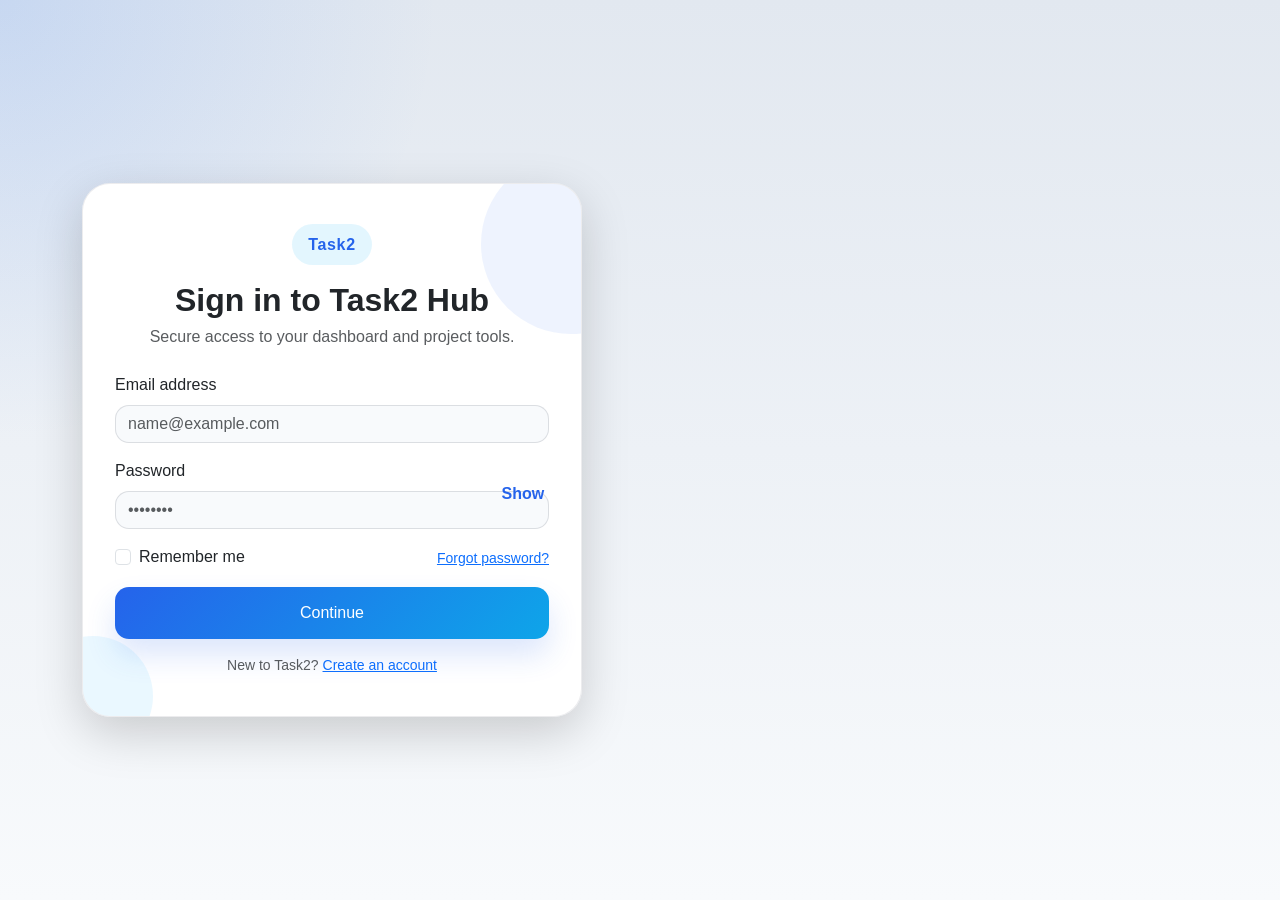
<file: login.html>
<!DOCTYPE html>
<html lang="en">

<head>
  <meta charset="UTF-8">
  <meta name="viewport" content="width=device-width, initial-scale=1.0">
  <title>Login</title>
  <link href="https://cdn.jsdelivr.net/npm/bootstrap@5.3.3/dist/css/bootstrap.min.css" rel="stylesheet">
  <link rel="stylesheet" href="style.css">
</head>

<body class="form-bg">
  <div class="container">
    <div class="form-box shadow-lg">
      <div class="brand-header text-center mb-4">
        <span class="brand-badge">Task2</span>
        <h2 class="fw-bold">Sign in to Task2 Hub</h2>
        <p class="text-muted">Secure access to your dashboard and project tools.</p>
      </div>

      <form id="loginForm" class="row g-3">
        <div class="col-12">
          <label for="loginEmail" class="form-label">Email address</label>
          <input id="loginEmail" type="email" class="form-control input-soft" placeholder="name@example.com" required>
        </div>

        <div class="col-12 position-relative">
          <label for="loginPassword" class="form-label">Password</label>
          <input id="loginPassword" type="password" class="form-control input-soft" placeholder="••••••••" required>
          <button type="button" class="show-hide" onclick="togglePassword('loginPassword')">Show</button>
        </div>

        <div class="col-12 d-flex justify-content-between align-items-center">
          <div class="form-check">
            <input id="rememberMe" class="form-check-input" type="checkbox">
            <label class="form-check-label" for="rememberMe">Remember me</label>
          </div>
          <a class="text-primary small" href="#">Forgot password?</a>
        </div>

        <div class="col-12">
          <button class="btn custom-btn w-100">Continue</button>
        </div>

        <div class="col-12 text-center small text-muted">
          New to Task2? <a href="register.html">Create an account</a>
        </div>
      </form>

      <div id="successMessage" class="alert alert-success text-center d-none mt-4">Welcome back! Redirecting...</div>
    </div>
  </div>

  <script src="script.js"></script>
</body>
</html>
</file>
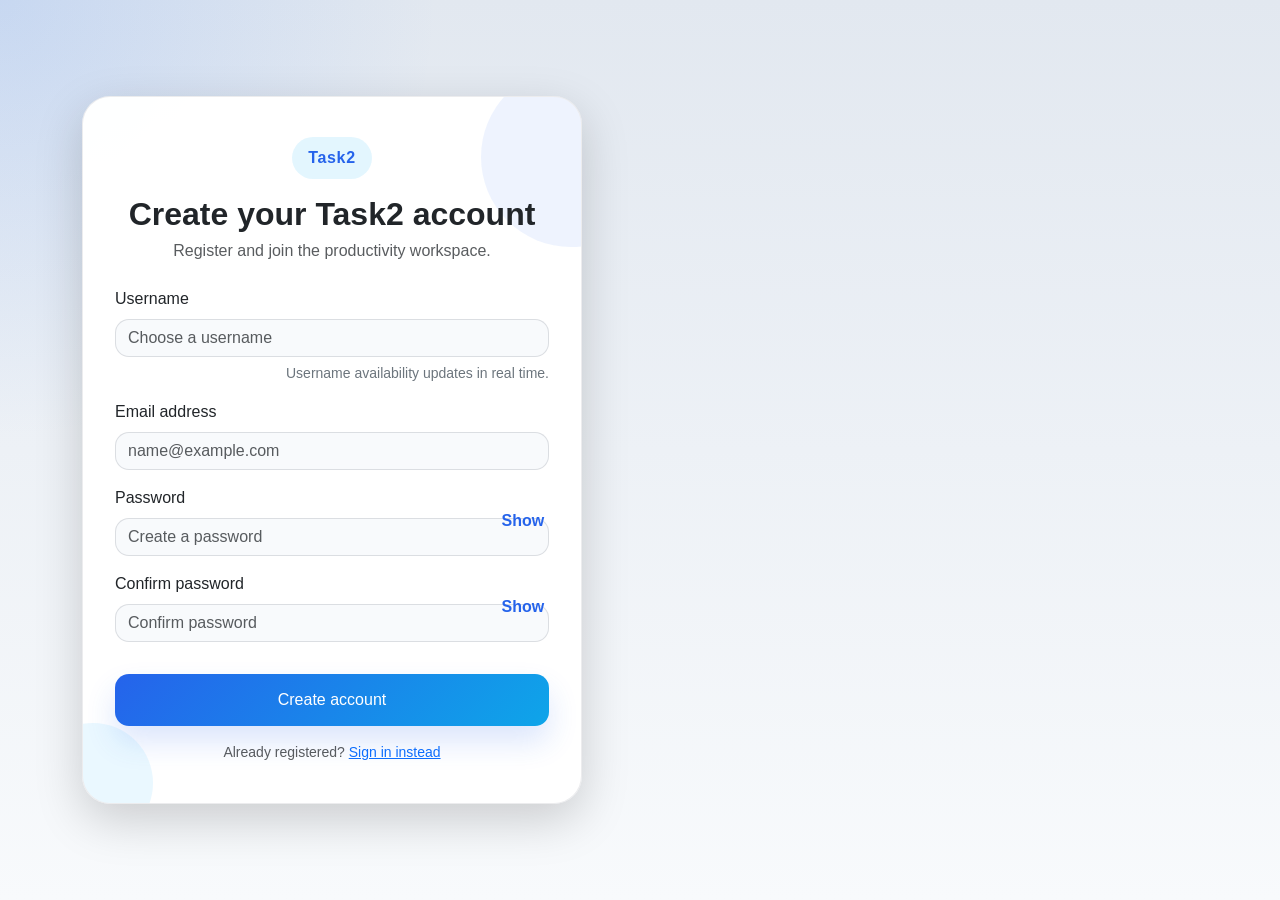
<file: register.html>
<!DOCTYPE html>
<html lang="en">

<head>
  <meta charset="UTF-8">
  <meta name="viewport" content="width=device-width, initial-scale=1.0">
  <title>Register</title>
  <link href="https://cdn.jsdelivr.net/npm/bootstrap@5.3.3/dist/css/bootstrap.min.css" rel="stylesheet">
  <link rel="stylesheet" href="style.css">
</head>

<body class="form-bg">
  <div class="container">
    <div class="form-box shadow-lg">
      <div class="brand-header text-center mb-4">
        <span class="brand-badge">Task2</span>
        <h2 class="fw-bold">Create your Task2 account</h2>
        <p class="text-muted">Register and join the productivity workspace.</p>
      </div>

      <form id="registerForm" class="row g-3">
        <div class="col-12">
          <label for="username" class="form-label">Username</label>
          <input id="username" type="text" class="form-control input-soft" placeholder="Choose a username" required>
          <div id="userMsg" class="form-text text-end text-secondary">Username availability updates in real time.</div>
        </div>

        <div class="col-12">
          <label for="email" class="form-label">Email address</label>
          <input id="email" type="email" class="form-control input-soft" placeholder="name@example.com" required>
        </div>

        <div class="col-12 position-relative">
          <label for="password" class="form-label">Password</label>
          <input id="password" type="password" class="form-control input-soft" placeholder="Create a password" required>
          <button type="button" class="show-hide" onclick="togglePassword('password')">Show</button>
        </div>

        <div class="col-12 position-relative">
          <label for="confirmPassword" class="form-label">Confirm password</label>
          <input id="confirmPassword" type="password" class="form-control input-soft" placeholder="Confirm password" required>
          <button type="button" class="show-hide" onclick="togglePassword('confirmPassword')">Show</button>
        </div>

        <div class="col-12">
          <div id="message" class="small text-muted"></div>
        </div>

        <div class="col-12">
          <button class="btn custom-btn w-100">Create account</button>
        </div>

        <div class="col-12 text-center small text-muted">
          Already registered? <a href="login.html">Sign in instead</a>
        </div>
      </form>
    </div>
  </div>

  <script src="script.js"></script>
</body>
</html>
</file>
<file: style.css>
*{
  margin:0;
  padding:0;
  box-sizing:border-box;
  font-family:'Poppins',sans-serif;
}

html{
  scroll-behavior:smooth;
}

:root{
  --primary:#2563eb;
  --secondary:#0f172a;
  --accent:#38bdf8;
  --surface:#ffffff;
  --muted:#64748b;
}

body{
  background:radial-gradient(circle at top left, rgba(59,130,246,0.16), transparent 28%),
    linear-gradient(180deg, #e2e8f0 0%, #f8fafc 100%);
}

.custom-nav{
  background:var(--secondary);
}

.nav-link{
  transition:0.3s;
}

.nav-link:hover{
  color:var(--accent) !important;
}

.hero-section{
  height:100vh;
  background:linear-gradient(180deg, rgba(15,23,42,0.65), rgba(15,23,42,0.15)),
    url('https://picsum.photos/1600/900?grayscale');
  background-size:cover;
  display:flex;
  justify-content:center;
  align-items:center;
  color:white;
  text-align:center;
}

.custom-btn{
  background:linear-gradient(135deg, var(--primary), #0ea5e9);
  color:white;
  border:none;
  padding:14px 25px;
  border-radius:14px;
  transition:0.35s ease;
  box-shadow:0 16px 30px rgba(37,99,235,0.16);
}

.custom-btn:hover{
  transform:translateY(-2px);
  background:linear-gradient(135deg, #1d4ed8, #0891b2);
}

.custom-card{
  transition:0.35s ease;
}

.custom-card:hover{
  transform:translateY(-8px);
}

.footer{
  background:var(--secondary);
  color:white;
}

.form-bg{
  min-height:100vh;
  display:flex;
  justify-content:center;
  align-items:center;
  padding:3rem 1rem;
}

.form-box{
  width:100%;
  max-width:500px;
  background:rgba(255,255,255,0.98);
  padding:2.5rem 2rem;
  border-radius:28px;
  border:1px solid rgba(15,23,42,0.08);
  box-shadow:0 28px 80px rgba(15,23,42,0.08);
  position:relative;
  overflow:hidden;
}

.form-box::before{
  content:'';
  position:absolute;
  top:-30px;
  right:-80px;
  width:180px;
  height:180px;
  background:rgba(37,99,235,0.08);
  border-radius:50%;
}

.form-box::after{
  content:'';
  position:absolute;
  bottom:-40px;
  left:-50px;
  width:120px;
  height:120px;
  background:rgba(56,189,248,0.1);
  border-radius:50%;
}

.brand-header{
  position:relative;
  z-index:1;
}

.brand-badge{
  display:inline-flex;
  align-items:center;
  justify-content:center;
  padding:0.55rem 1rem;
  border-radius:999px;
  background:rgba(56,189,248,0.14);
  color:var(--primary);
  font-weight:700;
  letter-spacing:0.04em;
  margin-bottom:1rem;
}

.form-box h2{
  margin-bottom:0.35rem;
}

.input-soft{
  border-radius:14px;
  border:1px solid rgba(15,23,42,0.12);
  background:#f8fafc;
  transition:0.3s ease;
}

.input-soft:focus{
  border-color:var(--primary);
  outline:none;
  box-shadow:0 0 0 5px rgba(37,99,235,0.12);
}

.show-hide{
  position:absolute;
  right:0.8rem;
  top:50%;
  transform:translateY(-50%);
  color:var(--primary);
  font-weight:700;
  cursor:pointer;
  border:none;
  background:none;
  padding:0;
}

.show-hide:hover{
  text-decoration:underline;
}

.form-text{
  margin-top:0.35rem;
}

.alert{
  border-radius:18px;
}

@keyframes fadeIn{
  from{
    opacity:0;
    transform:translateY(30px);
  }

  to{
    opacity:1;
    transform:translateY(0);
  }
}
</file>
